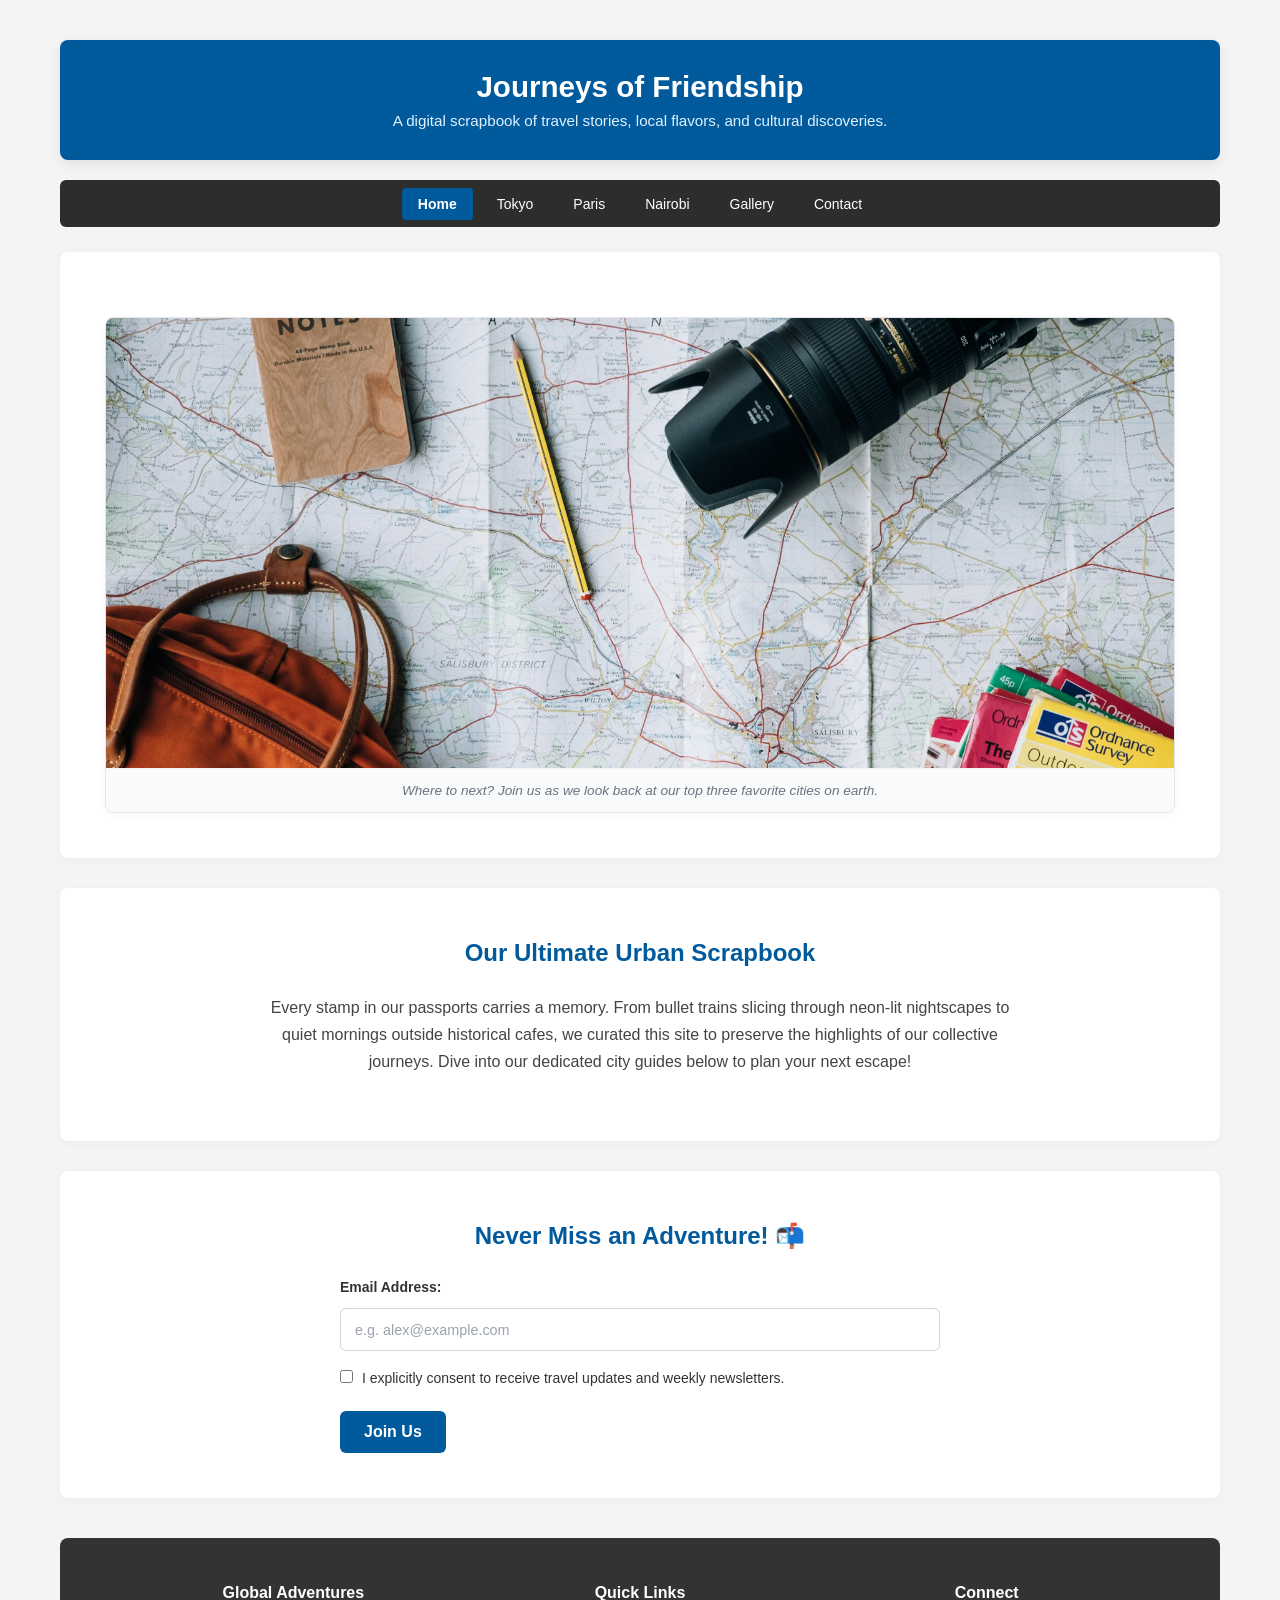
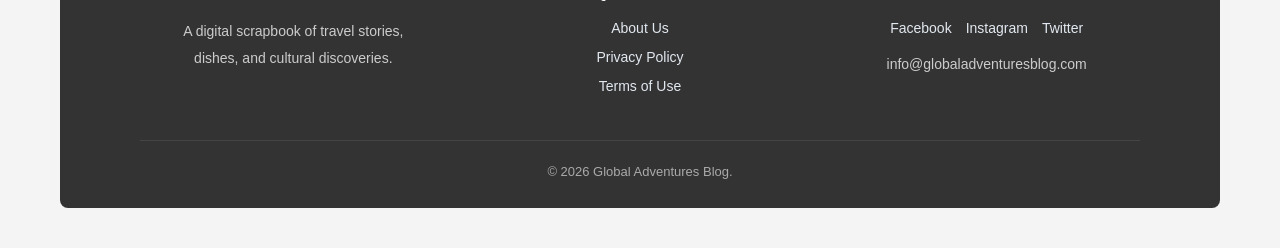
<file: index.html>
<!DOCTYPE html>
<html lang="en">
<head>
    <!-- Meta tags for document metadata & viewport control -->
    <meta charset="UTF-8">
    <meta name="viewport" content="width=device-width, initial-scale=1.0">
    <title>Global Adventures Blog | Home</title>
    <meta name="description" content="Welcome to Global Adventures Blog! A curated travel log capturing local cuisines, historical walks, and adventures from around the globe.">
    <meta name="keywords" content="travel blog, global adventures, urban guides, world travel diary">
    
    <!-- External stylesheet and favicon linking -->
    <link rel="icon" href="favicon.ico" type="image/x-icon">
    <link rel="stylesheet" href="styles.css">
</head>
<body>

    <!-- MAIN SYSTEM CONTAINER -->
    <div class="blog-container">

        <!-- HEADER SECTION: Title and site subtitle -->
        <header>
            <h1>Journeys of Friendship</h1>
            <p>A digital scrapbook of travel stories, local flavors, and cultural discoveries.</p>
        </header>

        <!-- NAVIGATION: Links to city guides & main sections -->
        <nav>
            <ul>
                <li><a href="index.html" class="active">Home</a></li>
                <li><a href="tokyo.html">Tokyo</a></li>
                <li><a href="paris.html">Paris</a></li>
                <li><a href="nairobi.html">Nairobi</a></li>
                <li><a href="gallery.html">Gallery</a></li>
                <li><a href="contact.html">Contact</a></li>
            </ul>
        </nav>

        <!-- MAIN CONTENT AREA -->
        <main>
            <!-- SECTION 1: Hero Banner Image -->
            <section class="hero-img-container">
                <figure>
                    <img src="assets/images/hero-travel.jpg" alt="Travel documents and map laid out on a table" class="hero-img">
                    <figcaption>Where to next? Join us as we look back at our top three favorite cities on earth.</figcaption>
                </figure>
            </section>

            <!-- SECTION 2: Introduction Card -->
            <section>
                <div class="text-center-block">
                    <h2>Our Ultimate Urban Scrapbook</h2>
                    <p>Every stamp in our passports carries a memory. From bullet trains slicing through neon-lit nightscapes to quiet mornings outside historical cafes, we curated this site to preserve the highlights of our collective journeys. Dive into our dedicated city guides below to plan your next escape!</p>
                </div>
            </section>

            <!-- SECTION 3: Newsletter Sign-up Form -->
            <section>
                <div class="text-center-block">
                    <h2>Never Miss an Adventure! <span aria-label="mailbox">📬</span></h2>
                    
                    <form action="#subscribe" method="post">
                        <!-- Email Input -->
                        <label for="sub-email">Email Address:</label>
                        <input type="email" id="sub-email" name="subscriber_email" placeholder="e.g. alex@example.com" required>
                        
                        <!-- Explicit Consent Checkbox -->
                        <label style="display: block; margin-bottom: 20px; font-weight: normal;">
                            <input type="checkbox" name="consent" required style="margin-right: 5px; width: auto;">
                            I explicitly consent to receive travel updates and weekly newsletters.
                        </label>
                        
                        <!-- Submit Action -->
                        <button type="submit">Join Us</button>
                    </form>
                </div>
            </section>
        </main>

        <!-- FOOTER SECTION: Secondary navigation & social links 3-COLUMN FOOTER  -->        
        <footer>
            <div class="footer-container">
                <div class="footer-grid">
                    <!-- Column 1: Brand -->
                    <div class="footer-col">
                        <h4>Global Adventures</h4>
                        <p>A digital scrapbook of travel stories, dishes, and cultural discoveries.</p>
                    </div>

                    <!-- Column 2: Quick Links -->
                    <div class="footer-col">
                        <h4>Quick Links</h4>
                        <ul>
                            <li><a href="#">About Us</a></li>
                            <li><a href="#">Privacy Policy</a></li>
                            <li><a href="#">Terms of Use</a></li>
                        </ul>
                    </div>

                    <!-- Column 3: Social & Contact -->
                    <div class="footer-col">
                        <h4>Connect</h4>
                        <div class="footer-socials">
                            <a href="#" aria-label="Facebook">Facebook</a>
                            <a href="#" aria-label="Instagram">Instagram</a>
                            <a href="#" aria-label="Twitter">Twitter</a>
                        </div>
                        <p class="footer-email">
                            <a href="mailto:info@globaladventuresblog.com">info@globaladventuresblog.com</a>
                        </p>
                    </div>
                </div>

                <!-- Centered Copyright -->
                <div class="footer-bottom">
                    <p>&copy; 2026 Global Adventures Blog.</p>
                </div>
            </div>
        </footer>

    </div>

</body>
</html>
</file>
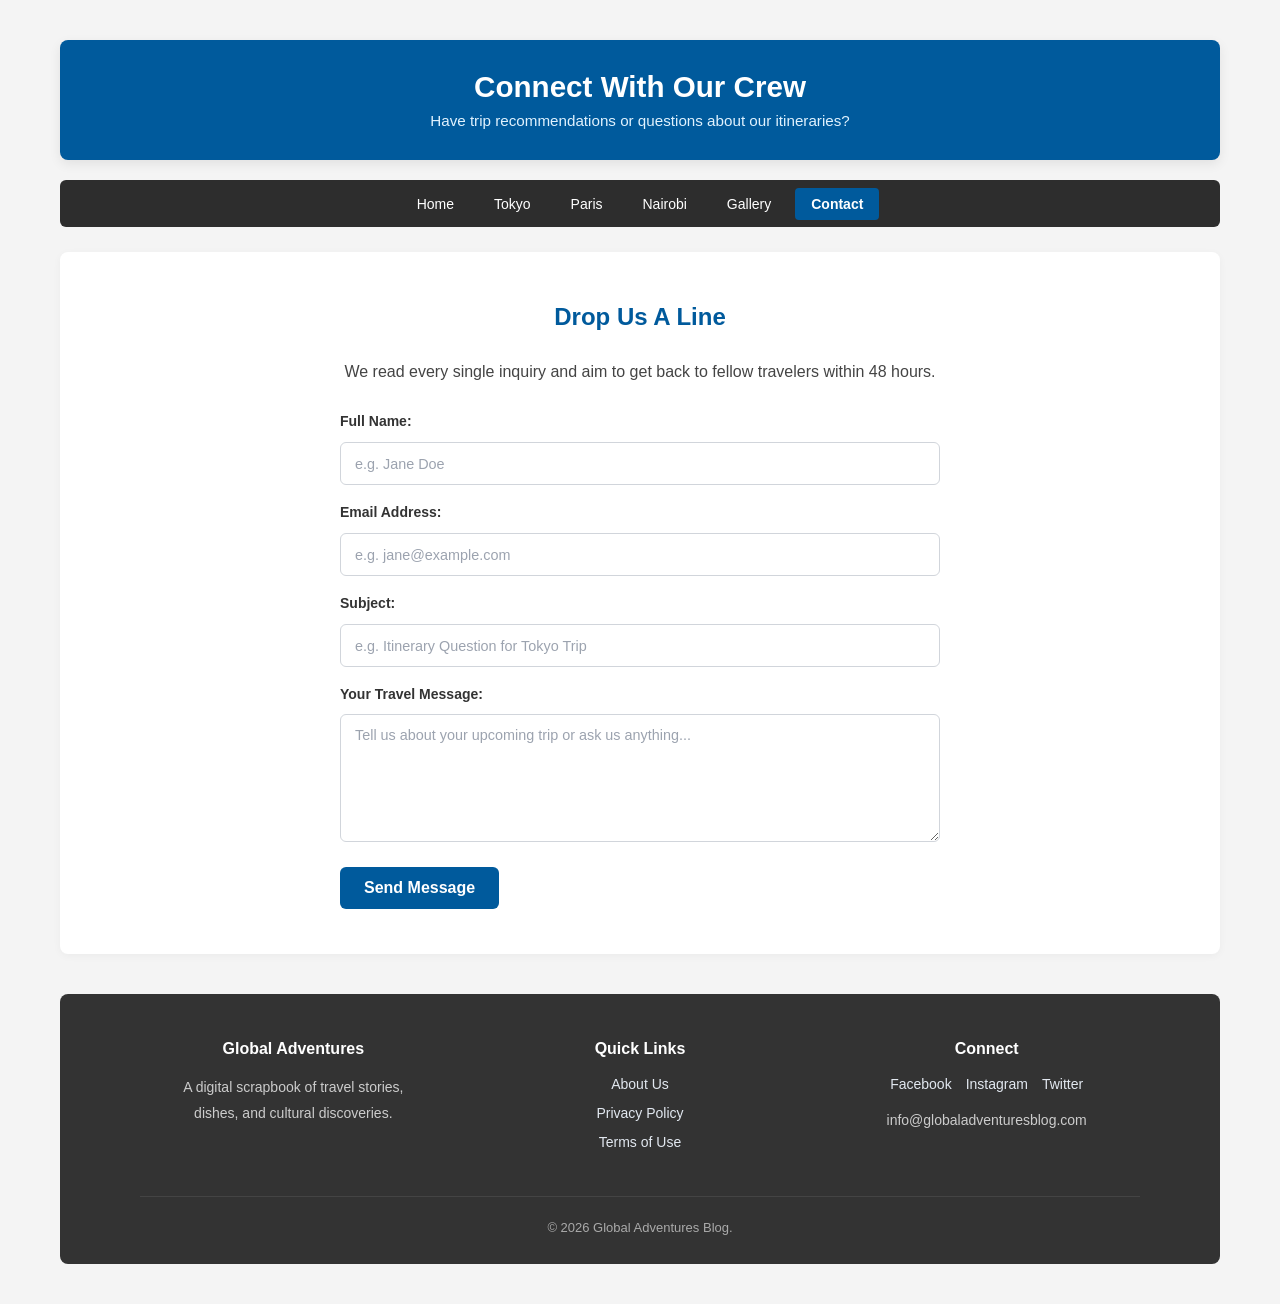
<file: contact.html>
<!DOCTYPE html>
<html lang="en">
<head>
    <meta charset="UTF-8">
    <meta name="viewport" content="width=device-width, initial-scale=1.0">
    <title>Global Adventures Blog | Contact Us</title>
    <meta name="description" content="Get in touch with our travel team. Share suggestions, ask questions, or inquire about world travel itineraries.">
    <meta name="keywords" content="contact travel blog, itinerary questions, trip feedback">
    <link rel="icon" href="favicon.ico" type="image/x-icon">
    <link rel="stylesheet" href="styles.css">
</head>
<body>

    <div class="blog-container">
        <!-- HEADER -->
        <header>
            <h1>Connect With Our Crew</h1>
            <p>Have trip recommendations or questions about our itineraries?</p>
        </header>

        <!-- NAVIGATION -->
        <nav>
            <ul>
                <li><a href="index.html">Home</a></li>
                <li><a href="tokyo.html">Tokyo</a></li>
                <li><a href="paris.html">Paris</a></li>
                <li><a href="nairobi.html">Nairobi</a></li>
                <li><a href="gallery.html">Gallery</a></li>
                <li><a href="contact.html" class="active">Contact</a></li>
            </ul>
        </nav>

        <!-- MAIN CONTENT: CONTACT FORM -->
        <main>
            <section>
                <div class="text-center-block" style="margin-bottom: 25px;">
                    <h2>Drop Us A Line</h2>
                    <p>We read every single inquiry and aim to get back to fellow travelers within 48 hours.</p>
                </div>
                
                <form action="#submit-message" method="post">
                    <!-- Sender Name -->
                    <label for="user-name">Full Name:</label>
                    <input type="text" id="user-name" name="sender_name" placeholder="e.g. Jane Doe" required>

                    <!-- Sender Email -->
                    <label for="user-email">Email Address:</label>
                    <input type="email" id="user-email" name="sender_email" placeholder="e.g. jane@example.com" required>

                    <!-- Subject Line -->
                    <label for="form-subject">Subject:</label>
                    <input type="text" id="form-subject" name="message_subject" placeholder="e.g. Itinerary Question for Tokyo Trip" required>

                    <!-- Message Body -->
                    <label for="form-message">Your Travel Message:</label>
                    <textarea id="form-message" name="message_body" rows="6" placeholder="Tell us about your upcoming trip or ask us anything..." required></textarea>

                    <!-- Submit Button -->
                    <button type="submit">Send Message</button>
                </form>
            </section>
        </main>

        <!-- FOOTER SECTION: Secondary navigation & social links 3-COLUMN FOOTER  -->        
        <footer>
            <div class="footer-container">
                <div class="footer-grid">
                    <!-- Column 1: Brand -->
                    <div class="footer-col">
                        <h4>Global Adventures</h4>
                        <p>A digital scrapbook of travel stories, dishes, and cultural discoveries.</p>
                    </div>

                    <!-- Column 2: Quick Links -->
                    <div class="footer-col">
                        <h4>Quick Links</h4>
                        <ul>
                            <li><a href="#">About Us</a></li>
                            <li><a href="#">Privacy Policy</a></li>
                            <li><a href="#">Terms of Use</a></li>
                        </ul>
                    </div>

                    <!-- Column 3: Social & Contact -->
                    <div class="footer-col">
                        <h4>Connect</h4>
                        <div class="footer-socials">
                            <a href="#" aria-label="Facebook">Facebook</a>
                            <a href="#" aria-label="Instagram">Instagram</a>
                            <a href="#" aria-label="Twitter">Twitter</a>
                        </div>
                        <p class="footer-email">
                            <a href="mailto:info@globaladventuresblog.com">info@globaladventuresblog.com</a>
                        </p>
                    </div>
                </div>

                <!-- Centered Copyright -->
                <div class="footer-bottom">
                    <p>&copy; 2026 Global Adventures Blog.</p>
                </div>
            </div>
        </footer>
    </div>

</body>
</html>
</file>
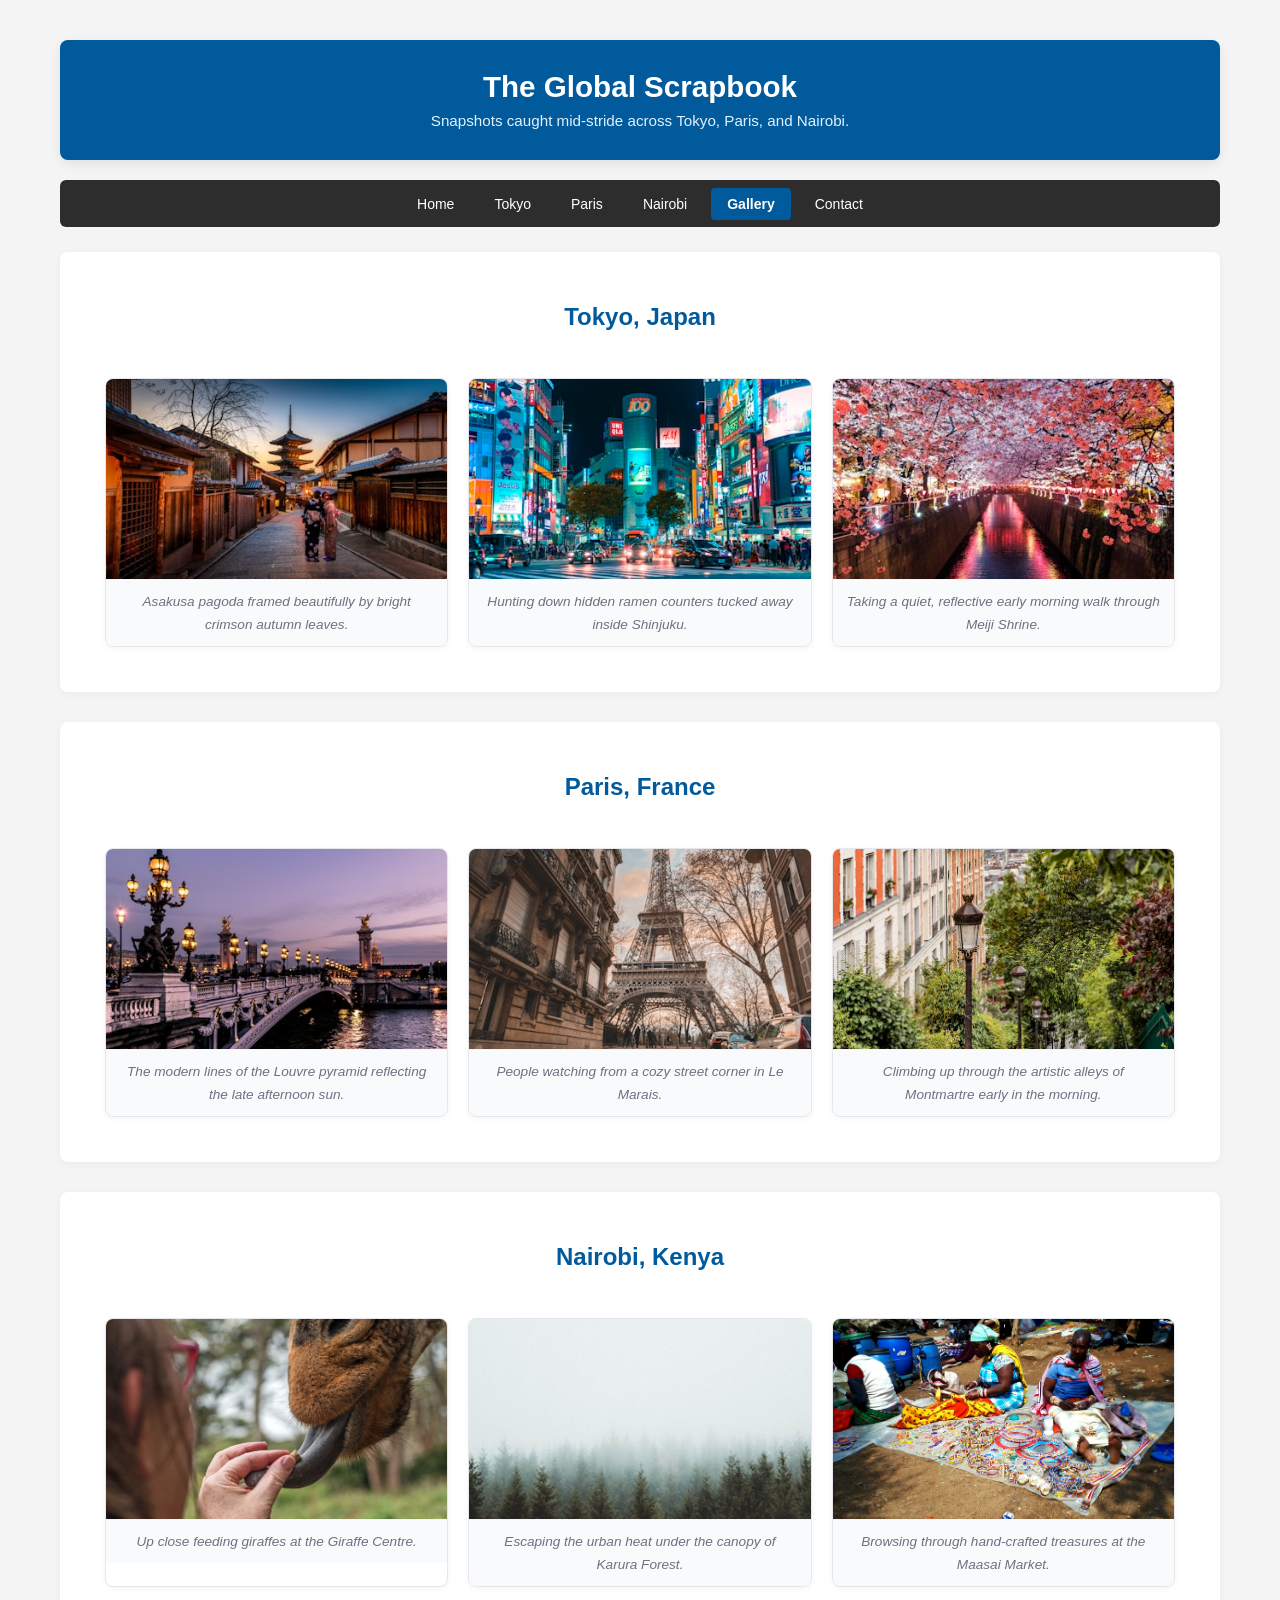
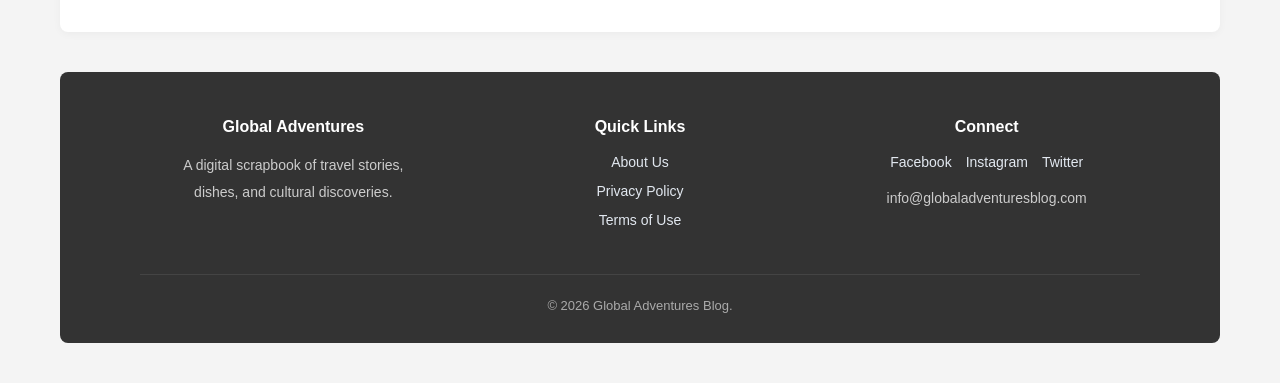
<file: gallery.html>
<!DOCTYPE html>
<html lang="en">
<head>
    <meta charset="UTF-8">
    <meta name="viewport" content="width=device-width, initial-scale=1.0">
    <title>Global Adventures Blog | Travel Gallery</title>
    <meta name="description" content="Browse our complete interactive travel scrapbook showcasing image snapshots from Tokyo, Paris, and Nairobi.">
    <meta name="keywords" content="travel photography grid, global snapshots, city gallery albums">
    <link rel="icon" href="favicon.ico" type="image/x-icon">
    <link rel="stylesheet" href="styles.css">
</head>
<body>

    <div class="blog-container">
        <!-- HEADER -->
        <header>
            <h1>The Global Scrapbook</h1>
            <p>Snapshots caught mid-stride across Tokyo, Paris, and Nairobi.</p>
        </header>

        <!-- NAVIGATION -->
        <nav>
            <ul>
                <li><a href="index.html">Home</a></li>
                <li><a href="tokyo.html">Tokyo</a></li>
                <li><a href="paris.html">Paris</a></li>
                <li><a href="nairobi.html">Nairobi</a></li>
                <li><a href="gallery.html" class="active">Gallery</a></li>
                <li><a href="contact.html">Contact</a></li>
            </ul>
        </nav>

        <!-- MAIN GALLERY GRID -->
        <main class="gallery-page">
            <!-- TOKYO SECTION -->
            <section>
                <h2>Tokyo, Japan</h2>
                <div class="gallery-grid">
                    <figure>
                        <img src="assets/images/Asakusa pagoda-japan.jpg" alt="Asakusa Pagoda in Tokyo">
                        <figcaption>Asakusa pagoda framed beautifully by bright crimson autumn leaves.</figcaption>
                    </figure>
                    <figure>
                        <img src="assets/images/Shinjuku alley-japan.jpg" alt="Shinjuku neon lights">
                        <figcaption>Hunting down hidden ramen counters tucked away inside Shinjuku.</figcaption>
                    </figure>
                    <figure>
                        <img src="assets/images/Meiji Shrine-japan.jpg" alt="Meiji Shrine cherry blossoms">
                        <figcaption>Taking a quiet, reflective early morning walk through Meiji Shrine.</figcaption>
                    </figure>
                </div>
            </section>

            <!-- PARIS SECTION -->
            <section>
                <h2>Paris, France</h2>
                <div class="gallery-grid">
                    <figure>
                        <img src="assets/images/Louvre pyramid-paris.jpg" alt="Louvre Pyramid in Paris">
                        <figcaption>The modern lines of the Louvre pyramid reflecting the late afternoon sun.</figcaption>
                    </figure>
                    <figure>
                        <img src="assets/images/Le Marais-paris.jpg" alt="Eiffel Tower from Le Marais">
                        <figcaption>People watching from a cozy street corner in Le Marais.</figcaption>
                    </figure>
                    <figure>
                        <img src="assets/images/artistic alleys of Montmartre-paris.avif" alt="Montmartre street alley">
                        <figcaption>Climbing up through the artistic alleys of Montmartre early in the morning.</figcaption>
                    </figure>
                </div>
            </section>

            <!-- NAIROBI SECTION -->
            <section>
                <h2>Nairobi, Kenya</h2>
                <div class="gallery-grid">
                    <figure>
                        <img src="assets/images/Giraffe Centre-nairobi.avif" alt="Feeding giraffes in Nairobi">
                        <figcaption>Up close feeding giraffes at the Giraffe Centre.</figcaption>
                    </figure>
                    <figure>
                        <img src="assets/images/Karura Forest-nairobi.jpg" alt="Karura Forest canopy">
                        <figcaption>Escaping the urban heat under the canopy of Karura Forest.</figcaption>
                    </figure>
                    <figure>
                        <img src="assets/images/Maasai market-nairobi.jpg" alt="Maasai Market crafts">
                        <figcaption>Browsing through hand-crafted treasures at the Maasai Market.</figcaption>
                    </figure>
                </div>
            </section>
        </main>

        <!-- FOOTER SECTION: Secondary navigation & social links 3-COLUMN FOOTER  -->        
        <footer>
            <div class="footer-container">
                <div class="footer-grid">
                    <!-- Column 1: Brand -->
                    <div class="footer-col">
                        <h4>Global Adventures</h4>
                        <p>A digital scrapbook of travel stories, dishes, and cultural discoveries.</p>
                    </div>

                    <!-- Column 2: Quick Links -->
                    <div class="footer-col">
                        <h4>Quick Links</h4>
                        <ul>
                            <li><a href="#">About Us</a></li>
                            <li><a href="#">Privacy Policy</a></li>
                            <li><a href="#">Terms of Use</a></li>
                        </ul>
                    </div>

                    <!-- Column 3: Social & Contact -->
                    <div class="footer-col">
                        <h4>Connect</h4>
                        <div class="footer-socials">
                            <a href="#" aria-label="Facebook">Facebook</a>
                            <a href="#" aria-label="Instagram">Instagram</a>
                            <a href="#" aria-label="Twitter">Twitter</a>
                        </div>
                        <p class="footer-email">
                            <a href="mailto:info@globaladventuresblog.com">info@globaladventuresblog.com</a>
                        </p>
                    </div>
                </div>

                <!-- Centered Copyright -->
                <div class="footer-bottom">
                    <p>&copy; 2026 Global Adventures Blog.</p>
                </div>
            </div>
        </footer>
    </div>

</body>
</html>
</file>
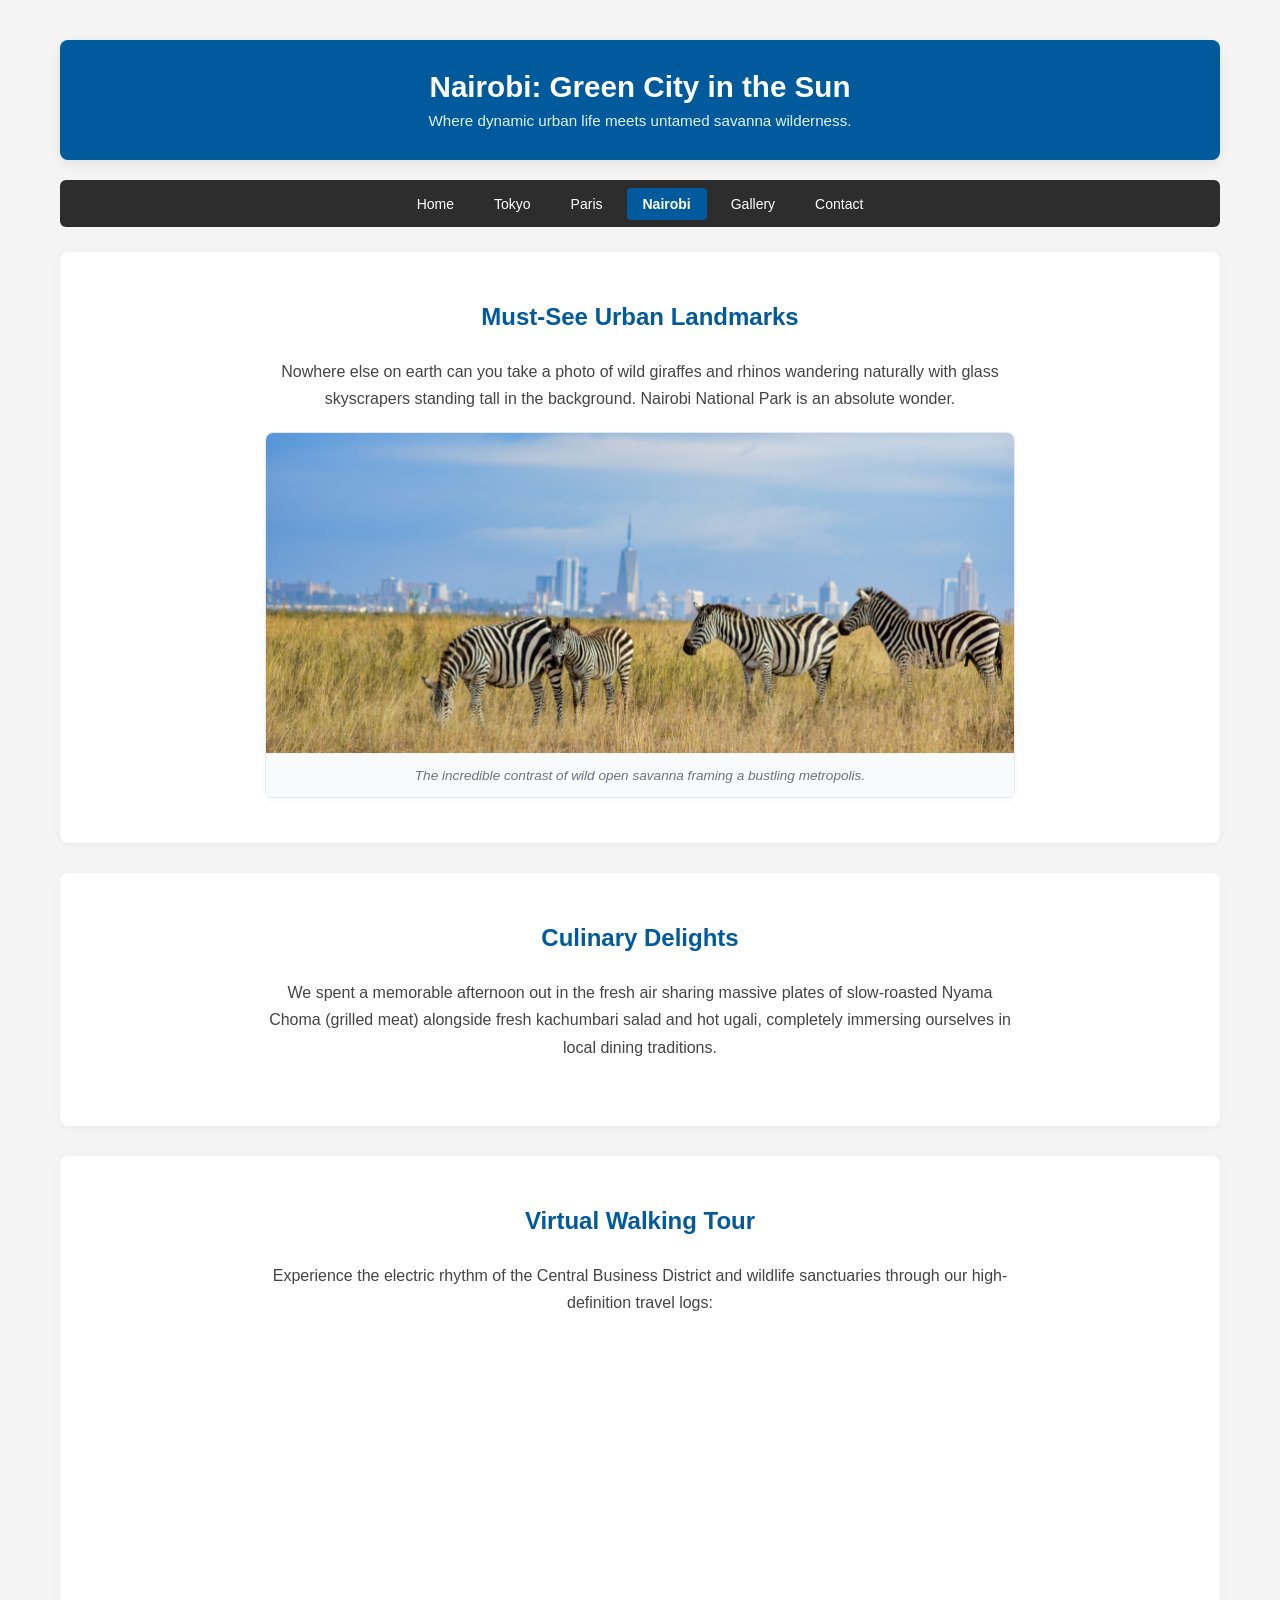
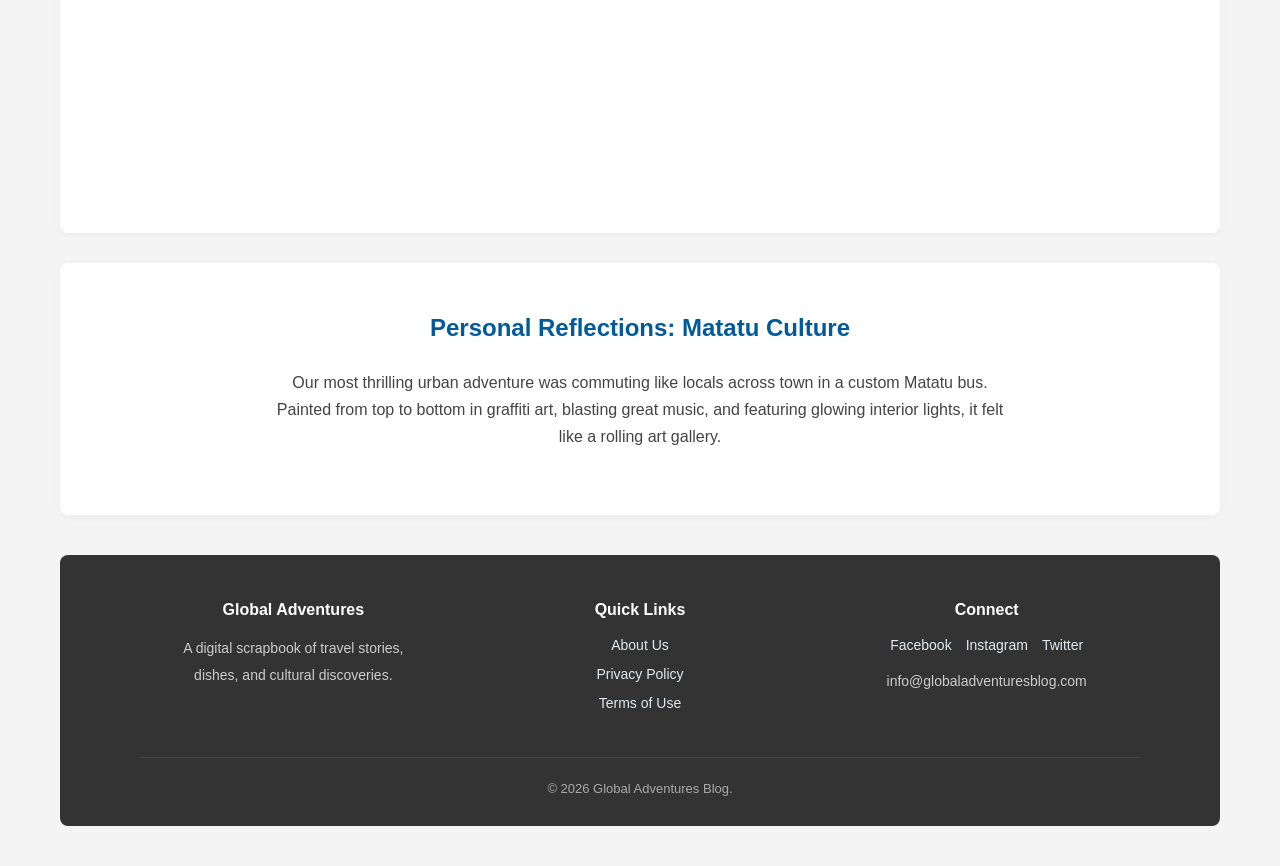
<file: nairobi.html>
<!DOCTYPE html>
<html lang="en">
<head>
    <meta charset="UTF-8">
    <meta name="viewport" content="width=device-width, initial-scale=1.0">
    <title>Top Cities | Nairobi Exploration</title>
    <meta name="description" content="Journey through Nairobi, Kenya. Discover unique savanna wildlife parks backdropped by high-rise cityscapes and local matatu transit culture.">
    <meta name="keywords" content="Nairobi National Park, Nyama Choma culinary, Kenya safaris, Matatu culture">
    <link rel="icon" href="favicon.ico" type="image/x-icon">
    <link rel="stylesheet" href="styles.css">
</head>
<body>

    <div class="blog-container">
        <!-- HEADER -->
        <header>
            <h1>Nairobi: Green City in the Sun</h1>
            <p>Where dynamic urban life meets untamed savanna wilderness.</p>
        </header>

        <!-- NAVIGATION -->
        <nav>
            <ul>
                <li><a href="index.html">Home</a></li>
                <li><a href="tokyo.html">Tokyo</a></li>
                <li><a href="paris.html">Paris</a></li>
                <li><a href="nairobi.html" class="active">Nairobi</a></li>
                <li><a href="gallery.html">Gallery</a></li>
                <li><a href="contact.html">Contact</a></li>
            </ul>
        </nav>

        <!-- MAIN CONTENT -->
        <main>
            <section>
                <div class="text-center-block">
                    <h2>Must-See Urban Landmarks</h2>
                    <p>Nowhere else on earth can you take a photo of wild giraffes and rhinos wandering naturally with glass skyscrapers standing tall in the background. Nairobi National Park is an absolute wonder.</p>
                    <figure>
                        <img src="assets/images/nairobi-safari.jpg" alt="Wildlife roaming in front of the Nairobi city skyline">
                        <figcaption>The incredible contrast of wild open savanna framing a bustling metropolis.</figcaption>
                    </figure>
                </div>
            </section>

            <section>
                <div class="text-center-block">
                    <h2>Culinary Delights</h2>
                    <p>We spent a memorable afternoon out in the fresh air sharing massive plates of slow-roasted Nyama Choma (grilled meat) alongside fresh kachumbari salad and hot ugali, completely immersing ourselves in local dining traditions.</p>
                </div>
            </section>

            <section>
                <div class="text-center-block">
                    <h2>Virtual Walking Tour</h2>
                    <p>Experience the electric rhythm of the Central Business District and wildlife sanctuaries through our high-definition travel logs:</p>
                    <div class="video-wrapper">
                        <iframe src="https://www.youtube.com/embed/I0T3kCscI0c" title="Nairobi City Walking Tour" allowfullscreen></iframe>
                    </div>
                </div>
            </section>

            <section>
                <div class="text-center-block">
                    <h2>Personal Reflections: Matatu Culture</h2>
                    <p>Our most thrilling urban adventure was commuting like locals across town in a custom Matatu bus. Painted from top to bottom in graffiti art, blasting great music, and featuring glowing interior lights, it felt like a rolling art gallery.</p>
                </div>
            </section>
        </main>

        <!-- FOOTER SECTION: Secondary navigation & social links 3-COLUMN FOOTER  -->        
        <footer>
            <div class="footer-container">
                <div class="footer-grid">
                    <!-- Column 1: Brand -->
                    <div class="footer-col">
                        <h4>Global Adventures</h4>
                        <p>A digital scrapbook of travel stories, dishes, and cultural discoveries.</p>
                    </div>

                    <!-- Column 2: Quick Links -->
                    <div class="footer-col">
                        <h4>Quick Links</h4>
                        <ul>
                            <li><a href="#">About Us</a></li>
                            <li><a href="#">Privacy Policy</a></li>
                            <li><a href="#">Terms of Use</a></li>
                        </ul>
                    </div>

                    <!-- Column 3: Social & Contact -->
                    <div class="footer-col">
                        <h4>Connect</h4>
                        <div class="footer-socials">
                            <a href="#" aria-label="Facebook">Facebook</a>
                            <a href="#" aria-label="Instagram">Instagram</a>
                            <a href="#" aria-label="Twitter">Twitter</a>
                        </div>
                        <p class="footer-email">
                            <a href="mailto:info@globaladventuresblog.com">info@globaladventuresblog.com</a>
                        </p>
                    </div>
                </div>

                <!-- Centered Copyright -->
                <div class="footer-bottom">
                    <p>&copy; 2026 Global Adventures Blog.</p>
                </div>
            </div>
        </footer>
    </div>

</body>
</html>
</file>
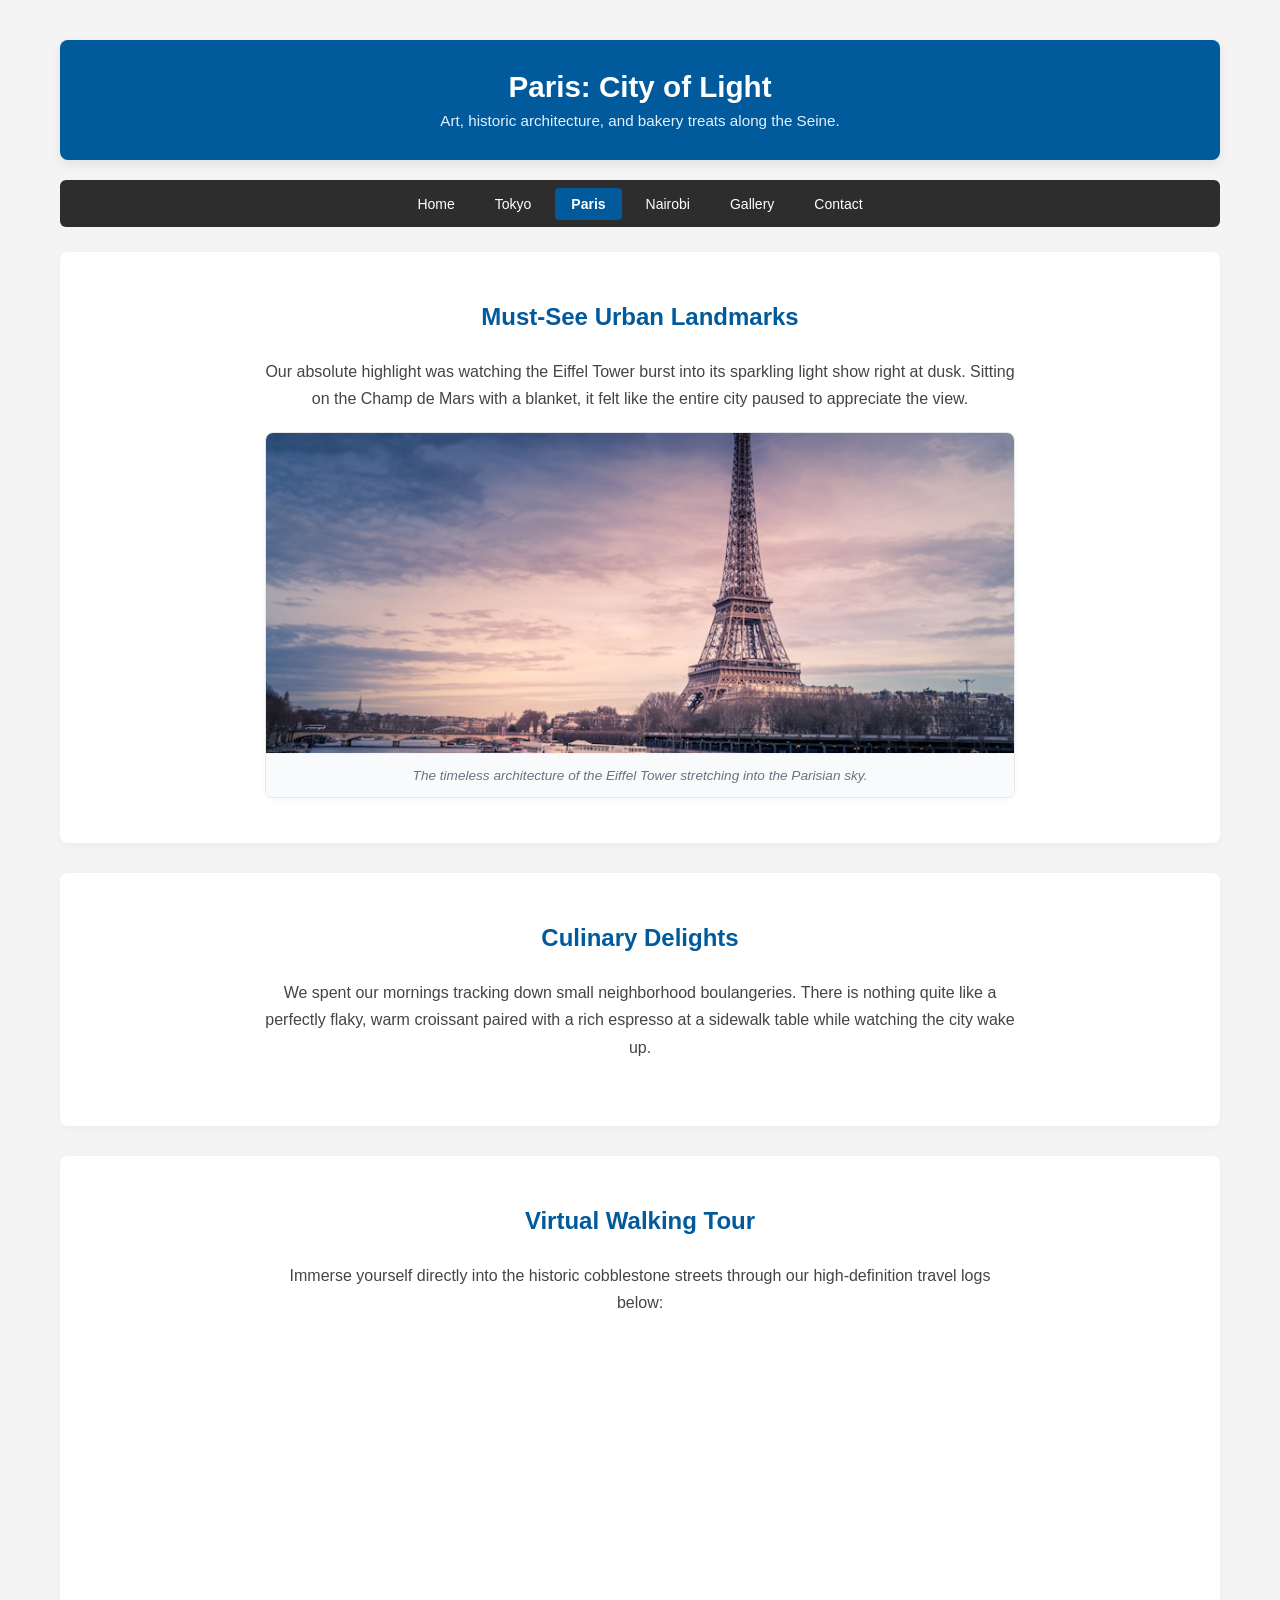
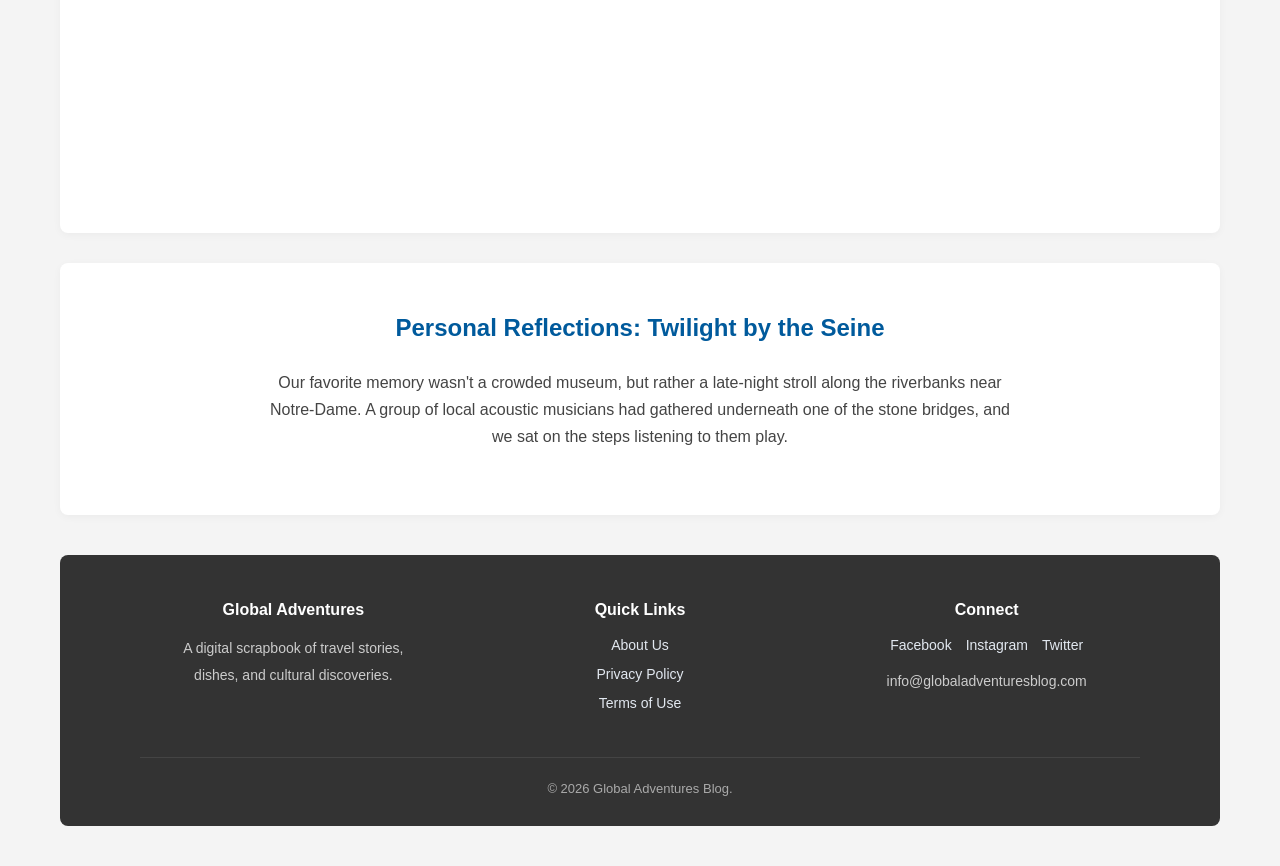
<file: paris.html>
<!DOCTYPE html>
<html lang="en">
<head>
    <meta charset="UTF-8">
    <meta name="viewport" content="width=device-width, initial-scale=1.0">
    <title>Top Cities | Paris Exploration</title>
    <meta name="description" content="Experience Paris, France. Read about our highlights along the Seine, neighborhood boulangeries, and early morning steps in Montmartre.">
    <meta name="keywords" content="Paris travel diary, Eiffel Tower, Montmartre walk, French bakeries">
    <link rel="icon" href="favicon.ico" type="image/x-icon">
    <link rel="stylesheet" href="styles.css">
</head>
<body>

    <div class="blog-container">
        <!-- HEADER -->
        <header>
            <h1>Paris: City of Light</h1>
            <p>Art, historic architecture, and bakery treats along the Seine.</p>
        </header>

        <!-- NAVIGATION -->
        <nav>
            <ul>
                <li><a href="index.html">Home</a></li>
                <li><a href="tokyo.html">Tokyo</a></li>
                <li><a href="paris.html" class="active">Paris</a></li>
                <li><a href="nairobi.html">Nairobi</a></li>
                <li><a href="gallery.html">Gallery</a></li>
                <li><a href="contact.html">Contact</a></li>
            </ul>
        </nav>

        <!-- MAIN CONTENT -->
        <main>
            <section>
                <div class="text-center-block">
                    <h2>Must-See Urban Landmarks</h2>
                    <p>Our absolute highlight was watching the Eiffel Tower burst into its sparkling light show right at dusk. Sitting on the Champ de Mars with a blanket, it felt like the entire city paused to appreciate the view.</p>
                    <figure>
                        <img src="assets/images/The Eiffel Tower-paris.jpg" alt="The Eiffel Tower towering over Parisian streets">
                        <figcaption>The timeless architecture of the Eiffel Tower stretching into the Parisian sky.</figcaption>
                    </figure>
                </div>
            </section>

            <section>
                <div class="text-center-block">
                    <h2>Culinary Delights</h2>
                    <p>We spent our mornings tracking down small neighborhood boulangeries. There is nothing quite like a perfectly flaky, warm croissant paired with a rich espresso at a sidewalk table while watching the city wake up.</p>
                </div>
            </section>

            <section>
                <div class="text-center-block">
                    <h2>Virtual Walking Tour</h2>
                    <p>Immerse yourself directly into the historic cobblestone streets through our high-definition travel logs below:</p>
                    <div class="video-wrapper">
                        <iframe src="https://www.youtube.com/embed/3j-Yf1S6w3w" title="Paris 4K Walking Tour" allowfullscreen></iframe>
                    </div>
                </div>
            </section>

            <section>
                <div class="text-center-block">
                    <h2>Personal Reflections: Twilight by the Seine</h2>
                    <p>Our favorite memory wasn't a crowded museum, but rather a late-night stroll along the riverbanks near Notre-Dame. A group of local acoustic musicians had gathered underneath one of the stone bridges, and we sat on the steps listening to them play.</p>
                </div>
            </section>
        </main>

        <!-- FOOTER SECTION: Secondary navigation & social links 3-COLUMN FOOTER  -->        
        <footer>
            <div class="footer-container">
                <div class="footer-grid">
                    <!-- Column 1: Brand -->
                    <div class="footer-col">
                        <h4>Global Adventures</h4>
                        <p>A digital scrapbook of travel stories, dishes, and cultural discoveries.</p>
                    </div>

                    <!-- Column 2: Quick Links -->
                    <div class="footer-col">
                        <h4>Quick Links</h4>
                        <ul>
                            <li><a href="#">About Us</a></li>
                            <li><a href="#">Privacy Policy</a></li>
                            <li><a href="#">Terms of Use</a></li>
                        </ul>
                    </div>

                    <!-- Column 3: Social & Contact -->
                    <div class="footer-col">
                        <h4>Connect</h4>
                        <div class="footer-socials">
                            <a href="#" aria-label="Facebook">Facebook</a>
                            <a href="#" aria-label="Instagram">Instagram</a>
                            <a href="#" aria-label="Twitter">Twitter</a>
                        </div>
                        <p class="footer-email">
                            <a href="mailto:info@globaladventuresblog.com">info@globaladventuresblog.com</a>
                        </p>
                    </div>
                </div>

                <!-- Centered Copyright -->
                <div class="footer-bottom">
                    <p>&copy; 2026 Global Adventures Blog.</p>
                </div>
            </div>
        </footer>
    </div>

</body>
</html>
</file>
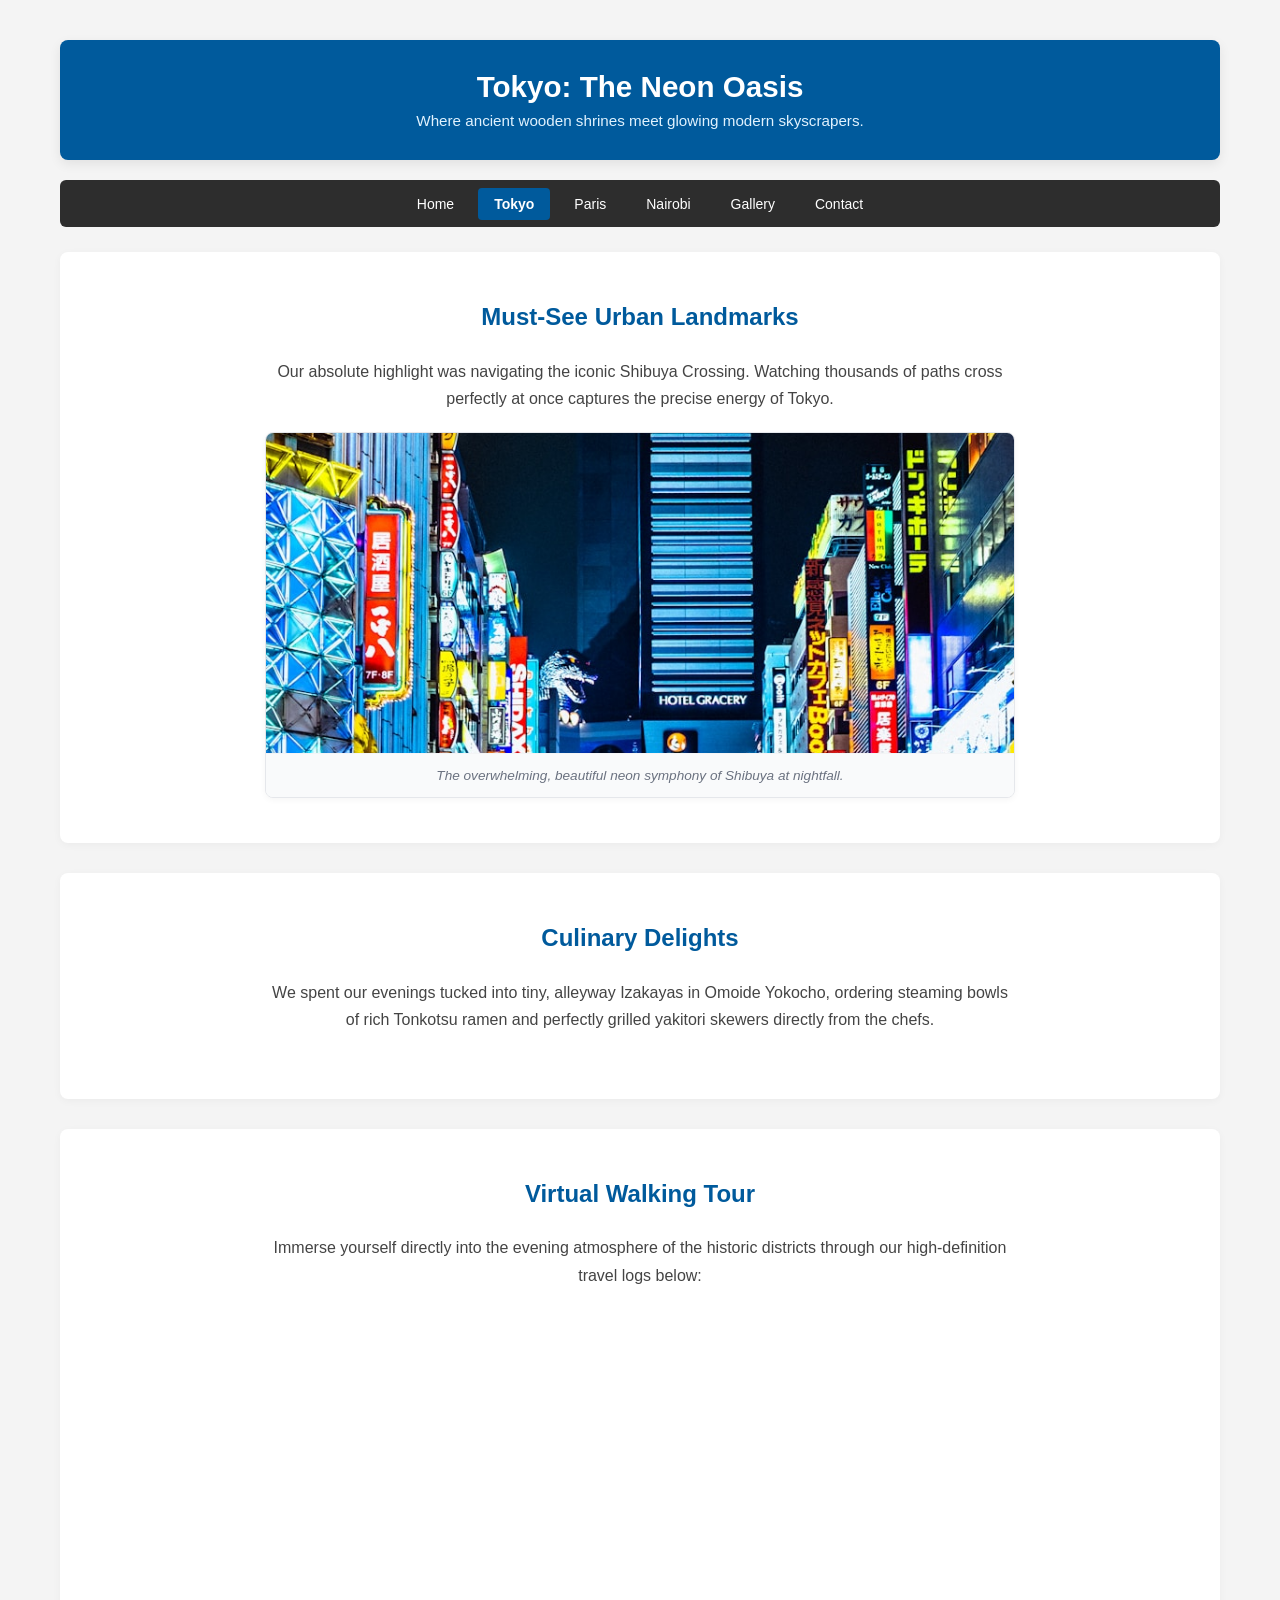
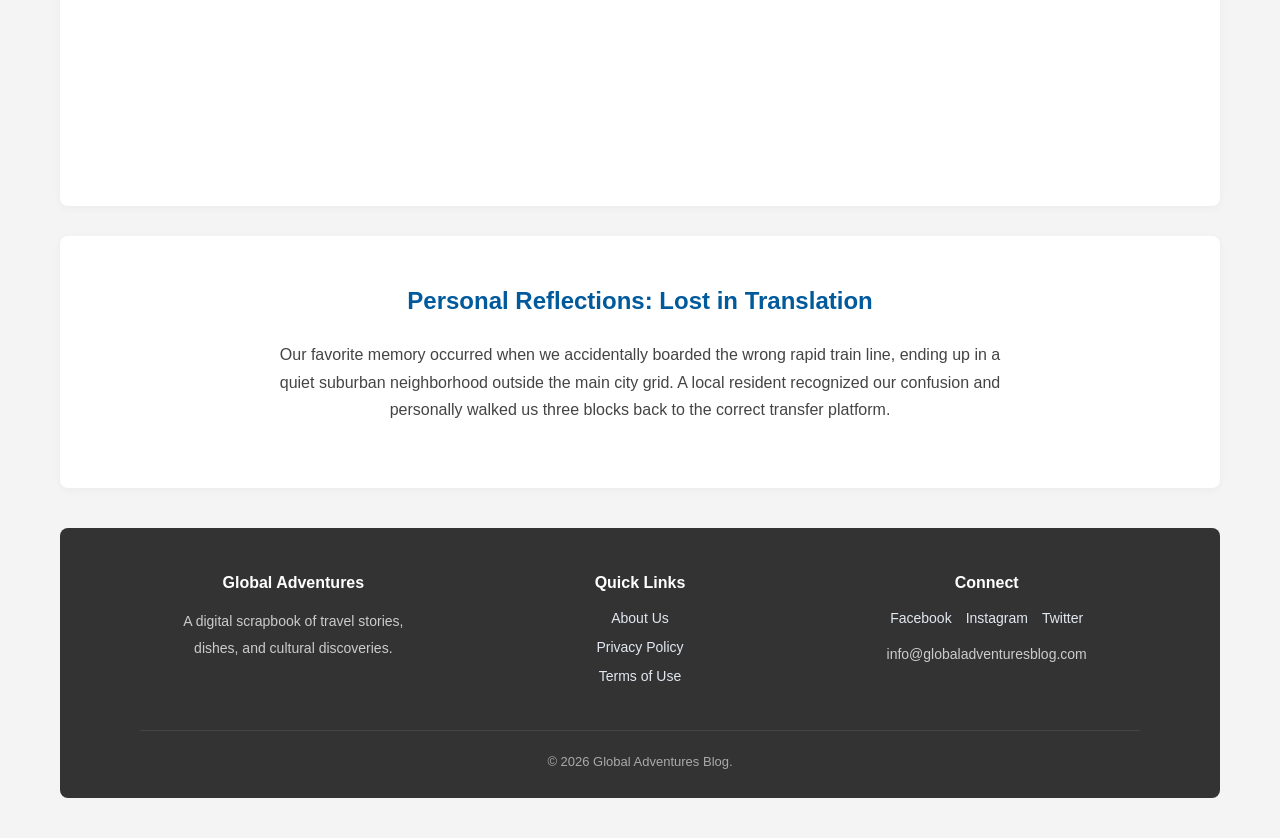
<file: tokyo.html>
<!DOCTYPE html>
<html lang="en">
<head>
    <meta charset="UTF-8">
    <meta name="viewport" content="width=device-width, initial-scale=1.0">
    <title>Top Cities | Tokyo Exploration</title>
    <meta name="description" content="Explore Tokyo, Japan with us. Discover its vibrant neon nightscapes, quiet ancient shrines, and underground local eateries.">
    <meta name="keywords" content="Tokyo travel guide, Shibuya crossing, Japan exploration, Tokyo food logs">
    <link rel="icon" href="favicon.ico" type="image/x-icon">
    <link rel="stylesheet" href="styles.css">
</head>
<body>

    <div class="blog-container">
        <!-- HEADER -->
        <header>
            <h1>Tokyo: The Neon Oasis</h1>
            <p>Where ancient wooden shrines meet glowing modern skyscrapers.</p>
        </header>

        <!-- NAVIGATION -->
        <nav>
            <ul>
                <li><a href="index.html">Home</a></li>
                <li><a href="tokyo.html" class="active">Tokyo</a></li>
                <li><a href="paris.html">Paris</a></li>
                <li><a href="nairobi.html">Nairobi</a></li>
                <li><a href="gallery.html">Gallery</a></li>
                <li><a href="contact.html">Contact</a></li>
            </ul>
        </nav>

        <!-- MAIN CONTENT -->
        <main>
            <!-- Landmarks Section -->
            <section>
                <div class="text-center-block">
                    <h2>Must-See Urban Landmarks</h2>
                    <p>Our absolute highlight was navigating the iconic Shibuya Crossing. Watching thousands of paths cross perfectly at once captures the precise energy of Tokyo.</p>
                    <figure>
                        <img src="assets/images/Shibuya Crossing-japan.jpg" alt="Shibuya Crossing at night illuminated by neon screens">
                        <figcaption>The overwhelming, beautiful neon symphony of Shibuya at nightfall.</figcaption>
                    </figure>
                </div>
            </section>

            <!-- Food Section -->
            <section>
                <div class="text-center-block">
                    <h2>Culinary Delights</h2>
                    <p>We spent our evenings tucked into tiny, alleyway Izakayas in Omoide Yokocho, ordering steaming bowls of rich Tonkotsu ramen and perfectly grilled yakitori skewers directly from the chefs.</p>
                </div>
            </section>

            <!-- Video Embed Section -->
            <section>
                <div class="text-center-block">
                    <h2>Virtual Walking Tour</h2>
                    <p>Immerse yourself directly into the evening atmosphere of the historic districts through our high-definition travel logs below:</p>
                    <div class="video-wrapper">
                        <iframe src="https://www.youtube.com/embed/TlOQ-Esk2vQ" title="Tokyo Midnight Walking Tour" allowfullscreen></iframe>
                    </div>
                </div>
            </section>

            <!-- Reflection Section -->
            <section>
                <div class="text-center-block">
                    <h2>Personal Reflections: Lost in Translation</h2>
                    <p>Our favorite memory occurred when we accidentally boarded the wrong rapid train line, ending up in a quiet suburban neighborhood outside the main city grid. A local resident recognized our confusion and personally walked us three blocks back to the correct transfer platform.</p>
                </div>
            </section>
        </main>

        <!-- FOOTER SECTION: Secondary navigation & social links 3-COLUMN FOOTER  -->        
        <footer>
            <div class="footer-container">
                <div class="footer-grid">
                    <!-- Column 1: Brand -->
                    <div class="footer-col">
                        <h4>Global Adventures</h4>
                        <p>A digital scrapbook of travel stories, dishes, and cultural discoveries.</p>
                    </div>

                    <!-- Column 2: Quick Links -->
                    <div class="footer-col">
                        <h4>Quick Links</h4>
                        <ul>
                            <li><a href="#">About Us</a></li>
                            <li><a href="#">Privacy Policy</a></li>
                            <li><a href="#">Terms of Use</a></li>
                        </ul>
                    </div>

                    <!-- Column 3: Social & Contact -->
                    <div class="footer-col">
                        <h4>Connect</h4>
                        <div class="footer-socials">
                            <a href="#" aria-label="Facebook">Facebook</a>
                            <a href="#" aria-label="Instagram">Instagram</a>
                            <a href="#" aria-label="Twitter">Twitter</a>
                        </div>
                        <p class="footer-email">
                            <a href="mailto:info@globaladventuresblog.com">info@globaladventuresblog.com</a>
                        </p>
                    </div>
                </div>

                <!-- Centered Copyright -->
                <div class="footer-bottom">
                    <p>&copy; 2026 Global Adventures Blog.</p>
                </div>
            </div>
        </footer>
    </div>

</body>
</html>
</file>
<file: styles.css>
/* ==========================================
   GLOBAL RESET & BASE STYLING
   - Ensures consistent box sizing across browsers
   - Resets default margins and paddings
   ========================================== */
* {
    box-sizing: border-box;
    margin: 0;
    padding: 0;
}

body {
    font-family: 'Arial', sans-serif;
    line-height: 1.7;
    color: #333333;
    background-color: #f4f4f4;
    padding: 40px 0;
}

/* ==========================================
   SYSTEM CANVAS CONTAINER (1200PX MAXIMUM)
   - Centered container providing consistent margins
   ========================================== */
.blog-container {
    max-width: 1200px;
    margin: 0 auto;
    padding: 0 20px;
}

/* ==========================================
   HEADER SECTION (UNIFORM SIZING)
   ========================================== */

header {
    background-color: #005a9c;
    color: #ffffff;
    text-align: center;
    padding: 24px 20px;
    border-radius: 8px;
    margin-bottom: 20px;
    box-shadow: 0 4px 12px rgba(0, 0, 0, 0.08);
    
    /* Lock uniform height across all pages */
    min-height: 120px;
    display: flex;
    flex-direction: column;
    justify-content: center;
    align-items: center;
}

header h1 {
    font-size: 1.85rem;
    font-weight: 700;
    margin: 0 0 6px 0;
    line-height: 1.2;
}

header p {
    font-size: 0.95rem;
    color: #e0f2fe;
    margin: 0;
    max-width: 580px;
    line-height: 1.4;
}

/* ==========================================
   NAVIGATION & ACTIVE STATES
   ========================================== */

nav {
    background-color: #2d2d2d; /* Retains your dark top navigation bar background */
    padding: 10px 0;
    margin-bottom: 25px;
    border-radius: 6px;
}

nav ul {
    list-style: none;
    padding: 0;
    margin: 0;
    display: flex;
    justify-content: center;
    gap: 8px;
    flex-wrap: wrap;
}

nav a {
    color: #ffffff;
    text-decoration: none;
    padding: 8px 16px;
    border-radius: 4px;
    font-size: 14px;
    font-weight: 500;
    transition: background-color 0.2s ease-in-out, color 0.2s ease-in-out;
}

/* Hover & Focus state for standard (non-active) links */
nav a:hover,
nav a:focus {
    color: #38bdf8; /* High-contrast sky blue accent */
    background-color: rgba(255, 255, 255, 0.1);
}

/* Active Page Indicator (Matches current active page) */
nav a.active {
    background-color: #005a9c; /* Brand primary blue background badge */
    color: #ffffff;
    font-weight: 600;
}

/* ==========================================
   EDITORIAL MAIN & CARDS
   ========================================== */
main {
    display: flex;
    flex-direction: column;
    gap: 30px;
}

section {
    background: #ffffff;
    padding: 45px;
    border-radius: 8px;
    box-shadow: 0 2px 8px rgba(0,0,0,0.04);
}

.text-center-block {
    text-align: center;
    max-width: 750px;
    margin: 0 auto;
}

h2 {
    font-size: 24px;
    color: #005a9c;
    margin-bottom: 20px;
}

p {
    font-size: 16px;
    margin-bottom: 20px;
    color: #444444;
}

/* Center H2 headings ONLY on the Gallery page */
main.gallery-page section h2 {
    text-align: center;
}

/* ==========================================
   GLOBAL FEATURE & HERO IMAGES (ALL PAGES)
   ========================================== */

/* Outer Figure Card Container */
figure {
    margin: 20px 0 0 0;
    padding: 0;
    background-color: #ffffff;
    border: 1px solid #e5e7eb;
    border-radius: 8px;
    overflow: hidden;
    box-shadow: 0 2px 6px rgba(0, 0, 0, 0.04);
}

/* Feature Images (index.html, tokyo.html, paris.html, nairobi.html) */
figure > img {
    width: 100%;
    height: 320px;          /* Uniform, comfortable height for main hero photos */
    object-fit: cover;      /* Crops gracefully without stretching or squishing */
    display: block;
}

/* Captions across all images */
figcaption {
    padding: 10px 14px;
    font-size: 0.85rem;
    color: #6b7280;
    text-align: center;
    font-style: italic;
    background-color: #f9fafb;
    border-top: 1px solid #f3f4f6;
}

/* ==========================================
   GALLERY GRID THUMBNAILS (GALLERY.HTML ONLY)
   ========================================== */

.gallery-grid {
    display: grid;
    grid-template-columns: repeat(auto-fit, minmax(260px, 1fr));
    gap: 20px;
    margin-top: 16px;
}

/* Override figure height for smaller grid thumbnails */
.gallery-grid figure > img {
    height: 200px; /* Slightly shorter height for gallery cards */
    object-fit: cover;
}

/* Mobile Responsiveness for Images */
@media (max-width: 768px) {
    figure > img {
        height: 220px; /* Scales down hero images comfortably on phone screens */
    }
    
    .gallery-grid figure > img {
        height: 180px;
    }
}

/* ==========================================
   HERO MEDIA & RESPONSIVE EMBEDS
   ========================================== */
.hero-img-container img {
    height: 450px;
    object-fit: cover;
}

.video-wrapper {
    position: relative;
    padding-bottom: 56.25%;
    height: 0;
    max-width: 800px;
    margin: 25px auto;
}

.video-wrapper iframe {
    position: absolute;
    top: 0;
    left: 0;
    width: 100%;
    height: 100%;
    border: 0;
    border-radius: 6px;
}

/* ==========================================
   FORM SYSTEM (CONTACT & NEWSLETTER)
   ========================================== */
form {
    max-width: 600px;
    margin: 20px auto 0 auto;
    text-align: left;
}

form label {
    display: block;
    font-weight: bold;
    font-size: 14px;
    margin-bottom: 8px;
}

/* Base Input & Textarea Styles */
form input[type="text"],
form input[type="email"],
form textarea {
    width: 100%;
    padding: 12px 14px;
    margin-bottom: 16px;
    border: 1px solid #d1d5db;
    border-radius: 6px;
    font-family: inherit;
    font-size: 0.95rem;
    color: #1f2937;
    background-color: #ffffff;
    box-sizing: border-box;
    transition: border-color 0.2s ease, box-shadow 0.2s ease;
}

/* Input Focus Ring (High contrast & accessible) */
form input[type="text"]:focus,
form input[type="email"]:focus,
form textarea:focus {
    outline: none;
    border-color: #005a9c;
    box-shadow: 0 0 0 3px rgba(56, 189, 248, 0.35); /* Soft sky blue halo */
}

/* Placeholder Text Styling */
form input::placeholder,
form textarea::placeholder {
    color: #9ca3af; /* Soft slate gray */
    opacity: 1; /* Firefox default fix */
    font-size: 0.9rem;
}

/* Base Submit Button */
form button[type="submit"] {
    display: inline-block;
    background-color: #005a9c;
    color: #ffffff;
    font-size: 1rem;
    font-weight: 600;
    padding: 12px 24px;
    border: none;
    border-radius: 6px;
    cursor: pointer;
    transition: background-color 0.2s ease, transform 0.1s ease, box-shadow 0.2s ease;
}

/* Button Hover State */
form button[type="submit"]:hover {
    background-color: #004070; /* Deeper shade of blue */
    box-shadow: 0 4px 10px rgba(0, 90, 156, 0.25);
}

/* Button Focus State (Keyboard Navigation) */
form button[type="submit"]:focus {
    outline: none;
    box-shadow: 0 0 0 3px rgba(56, 189, 248, 0.5);
}

/* Button Click/Active State */
form button[type="submit"]:active {
    transform: translateY(1px); /* Slight press down effect */
    box-shadow: 0 2px 4px rgba(0, 0, 0, 0.15);
}

/* ==========================================
   FOOTER SECTION 3-COLUMN FOOTER
   ========================================== */
footer {
    background: #333333;
    color: #ffffff;
    padding: 45px 30px 25px 30px;
    border-radius: 8px;
    margin-top: 40px;
    width: 100%;
}

/* Outer Container */
.footer-container {
    max-width: 1000px;
    margin: 0 auto;
}

/* Grid Layout with Equal Tracks & Uniform Gaps */
.footer-grid {
    display: grid;
    grid-template-columns: repeat(3, 1fr);
    gap: 40px;
    align-items: start;
    text-align: center;
    margin-bottom: 35px;
}

/* 1. Standardize Headings */
.footer-col h4 {
    font-size: 16px;
    font-weight: 600;
    color: #ffffff;
    margin: 0 0 16px 0; /* Fixed 16px bottom gap to start line 1 together */
    line-height: 1.2;
}

/* 2. Absolute Baseline Reset for First Children */
.footer-col > p,
.footer-col > ul,
.footer-col > .footer-socials {
    margin-top: 0;
    padding-top: 0;
}

/* Column 1: Paragraph */
.footer-col p {
    font-size: 14px;
    color: #cccccc;
    line-height: 1.9; /* Increased line spacing so wrapped lines don't feel squished */
    margin-bottom: 0;
    max-width: 260px; /* Constrains line length so it breaks into balanced lines */
    margin-left: auto;
    margin-right: auto;
}

/* Column 2: Quick Links List */
.footer-col ul {
    list-style: none;
    padding-left: 0;
    margin-bottom: 0;
}

.footer-col ul li {
    font-size: 14px;
    line-height: 1.5; /* Matches Column 1 paragraph line-height exactly */
    margin-bottom: 8px;
}

/* Base Links & Hovers */
footer a {
    color: #e2e8f0;
    text-decoration: none;
    font-size: 14px;
    transition: color 0.2s ease-in-out;
}

footer a:hover,
footer a:focus {
    color: #38bdf8;
    text-decoration: underline;
    text-underline-offset: 3px;
}

/* Column 3: Social Links Layout */
.footer-socials {
    display: flex;
    justify-content: center;
    gap: 14px;
    margin-bottom: 12px;
}

.footer-socials a {
    line-height: 1.5; /* Forces social link text to match Column 1 and 2 heights */
}

.footer-col .footer-email {
    font-size: 13px;
    margin-top: 10px;
}

.footer-email a {
    color: #cccccc;
}

/* Bottom Copyright Bar */
.footer-bottom {
    border-top: 1px solid #444444;
    padding-top: 20px;
    text-align: center;
}

.footer-bottom p {
    font-size: 13px;
    color: #aaaaaa;
    margin: 0;
}

/* ==========================================
   ULTRA-COMPACT MOBILE FOOTER (768px and below)
   ========================================== */
@media (max-width: 768px) {
    /* 1. Ultra-slim outer padding */
    footer {
        padding: 16px 14px 12px 14px;
        margin-top: 20px;
    }

    /* 2. Tight stack gap */
    .footer-grid {
        grid-template-columns: 1fr;
        gap: 12px;
        margin-bottom: 12px;
    }

    /* 3. Small headings & minimal margins */
    .footer-col h4 {
        font-size: 14px;
        margin-bottom: 4px;
    }

    .footer-col p {
        font-size: 12px;
        line-height: 1.4;
    }

    /* 4. Display Quick Links horizontally to save 3 vertical lines */
    .footer-col ul {
        display: flex;
        justify-content: center;
        gap: 12px;
    }

    .footer-col ul li {
        margin-bottom: 0;
        font-size: 12px;
    }

    footer a {
        font-size: 12px;
    }

    /* 5. Compact Socials & Email */
    .footer-socials {
        gap: 10px;
        margin-bottom: 4px;
    }

    .footer-col .footer-email {
        font-size: 12px;
        margin-top: 4px;
    }

    /* 6. Slim copyright bar */
    .footer-bottom {
        padding-top: 10px;
    }

    .footer-bottom p {
        font-size: 11px;
    }
}

/* ==========================================
   RESPONSIVE MEDIA QUERIES
   ========================================== */

/* Tablet & Mobile Devices (768px and below) */
@media (max-width: 768px) {
    /* Container Padding */
    .blog-container {
        padding: 0 12px;
        margin: 16px auto;
    }

    /* Compact Header Banner */
    header {
        padding: 20px 16px;
        min-height: auto;
    }

    header h1 {
        font-size: 1.5rem;
    }

    header p {
        font-size: 0.875rem;
    }

    /* Navigation Wraps & Tappable Touch Targets */
    nav ul {
        gap: 6px;
    }

    nav a {
        padding: 8px 12px;
        font-size: 13px;
    }

    /* Section Cards - Reduced Padding for Mobile Screens */
    main section {
        padding: 20px 16px;
        margin-bottom: 16px;
        border-radius: 8px;
    }

    main section h2 {
        font-size: 1.3rem;
    }

    /* Gallery Grid: Force Single Column on Mobile */
    .gallery-grid {
        grid-template-columns: 1fr;
        gap: 16px;
    }

    /* Form Fields & Buttons Full Width */
    form button[type="submit"] {
        width: 100%;
        text-align: center;
    }
}

/* Extra Small Mobile Devices (480px and below) */
@media (max-width: 480px) {
    header h1 {
        font-size: 1.35rem;
    }

    nav a {
        display: block;
        width: 100%;
        text-align: center;
    }
}

/* ==========================================
   TARGETED MOBILE HERO HEIGHT (INDEX.HTML)
   ========================================== */

@media (max-width: 768px) {
    /* Slim Landscape Banner for Homepage Hero */
    figure img.hero-img {
        height: 180px;          /* Compact landscape height */
        object-fit: cover;      /* Crisp banner crop */
        object-position: center; /* Centers the camera and pencil focal point */
    }

    /* Keep standard city hero images uniform */
    figure > img {
        height: 160px;
        object-fit: cover;
    }
}
</file>
